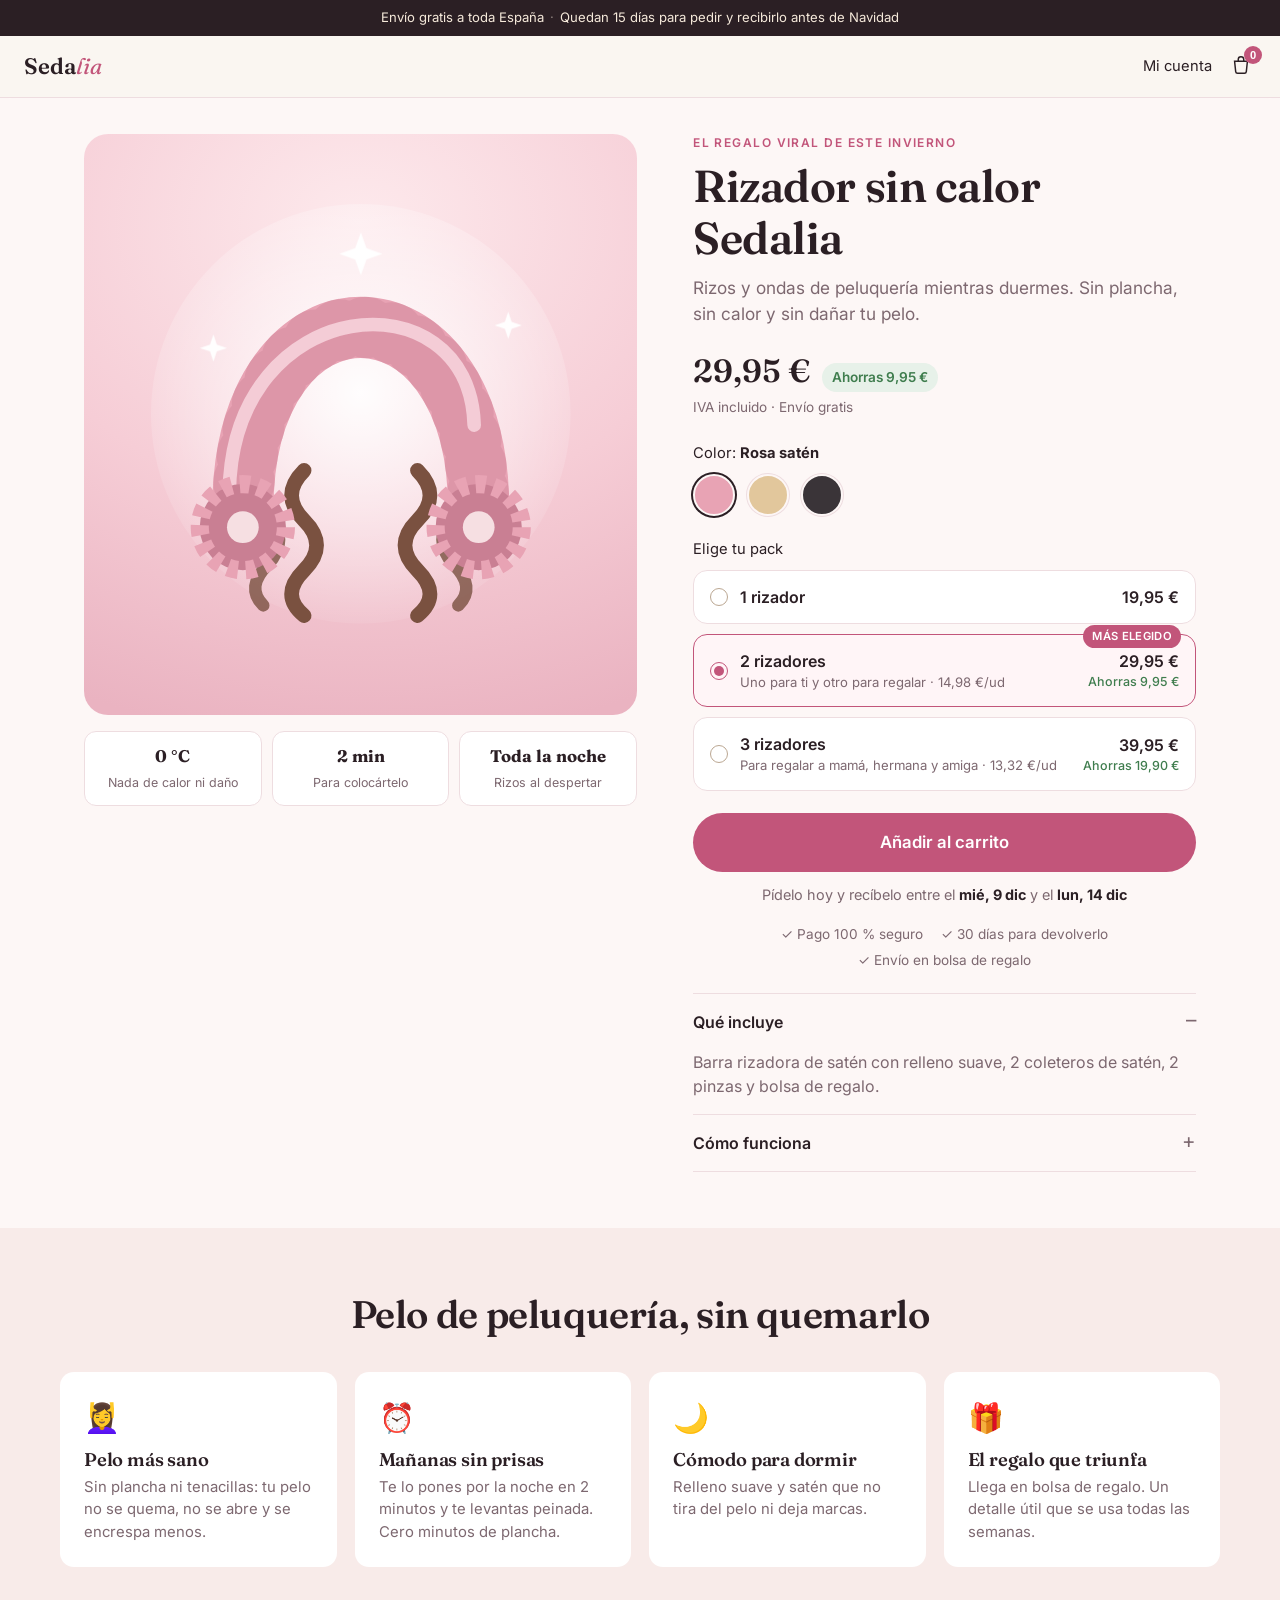
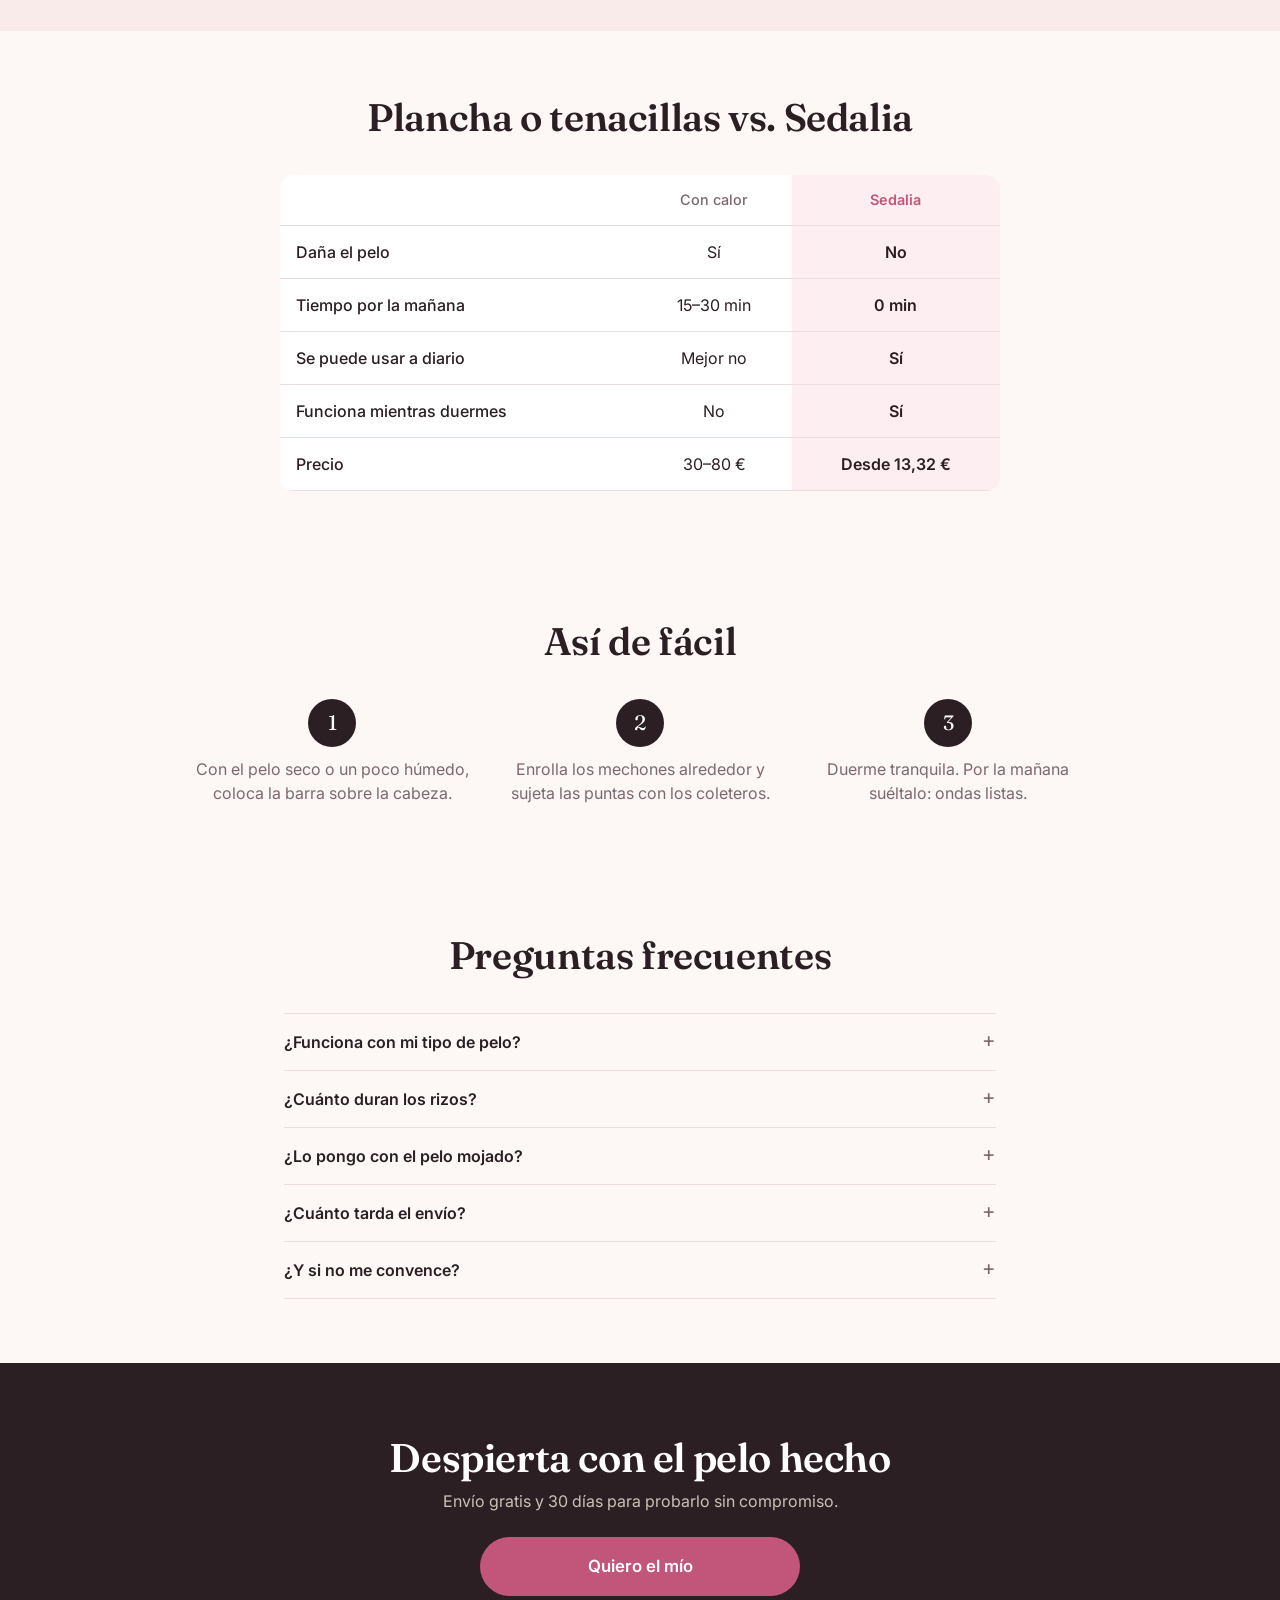
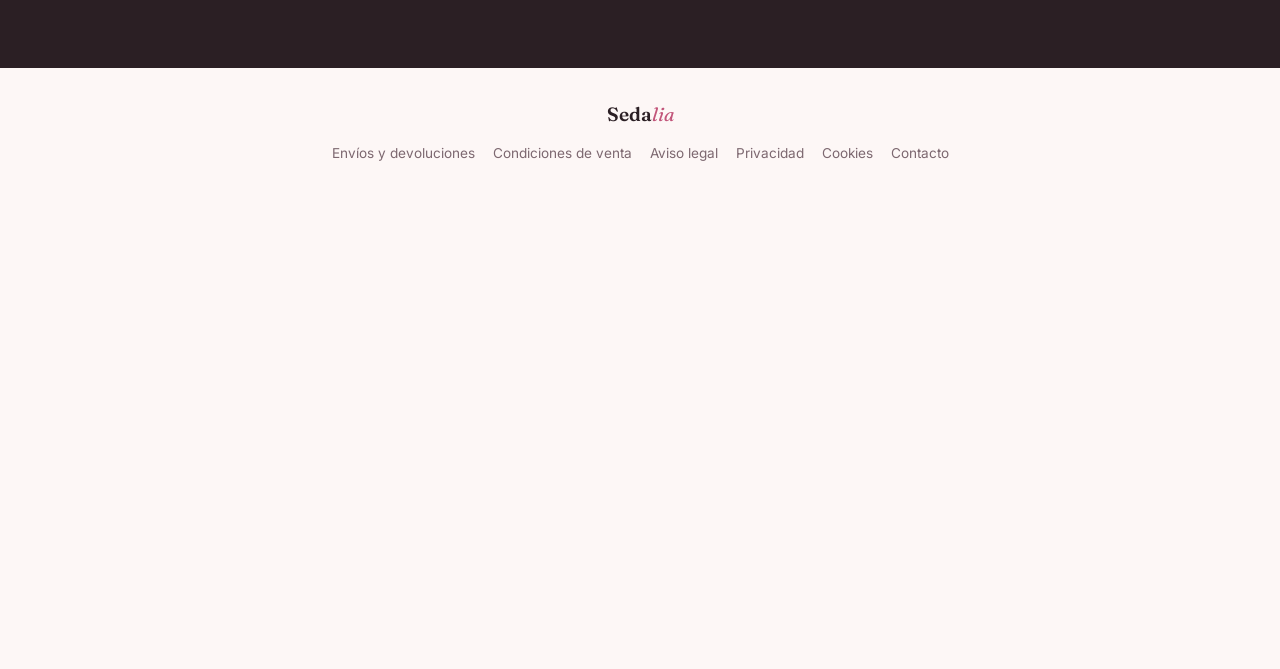
<file: index.html>
<!doctype html>
<html lang="es">
<head>
  <meta charset="utf-8">
  <meta http-equiv="refresh" content="0; url=tienda/">
  <title>Ámbar Casa</title>
</head>
<body><a href="tienda/">Ir a la tienda</a></body>
</html>
</file>
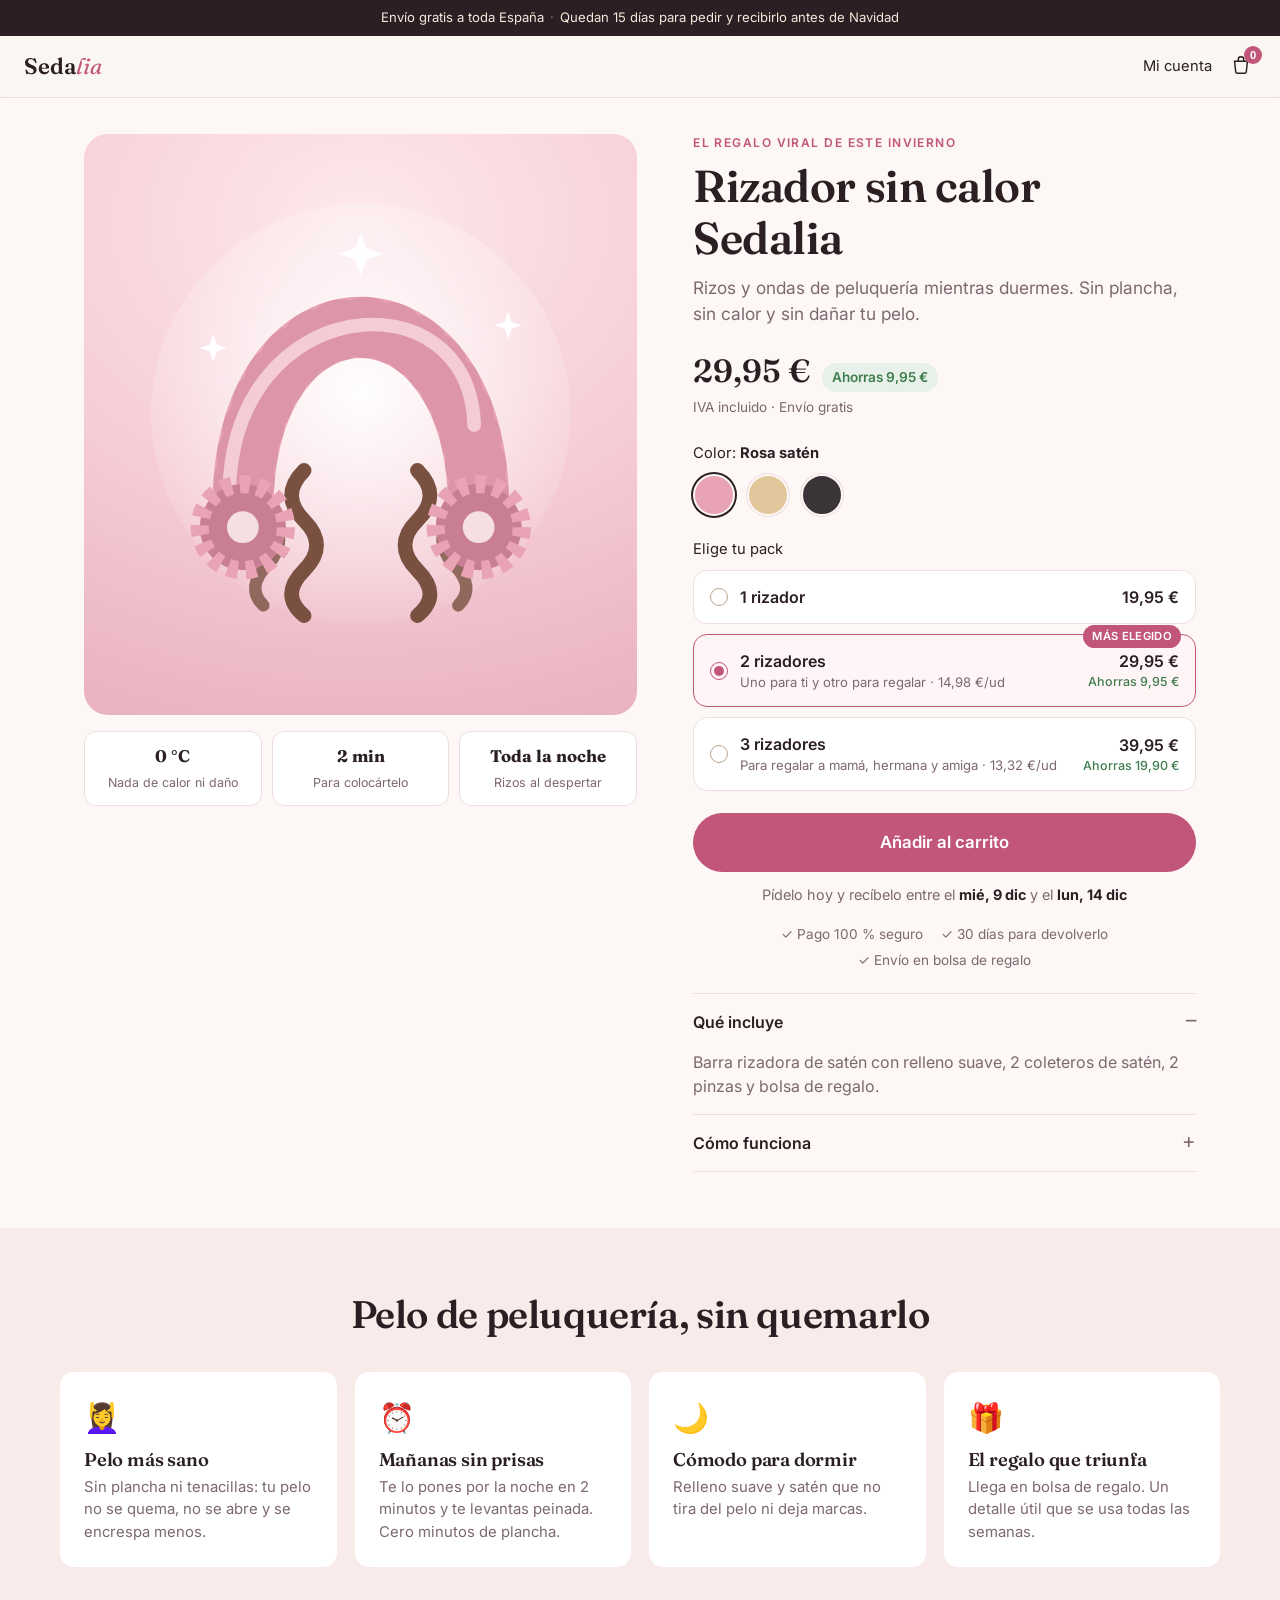
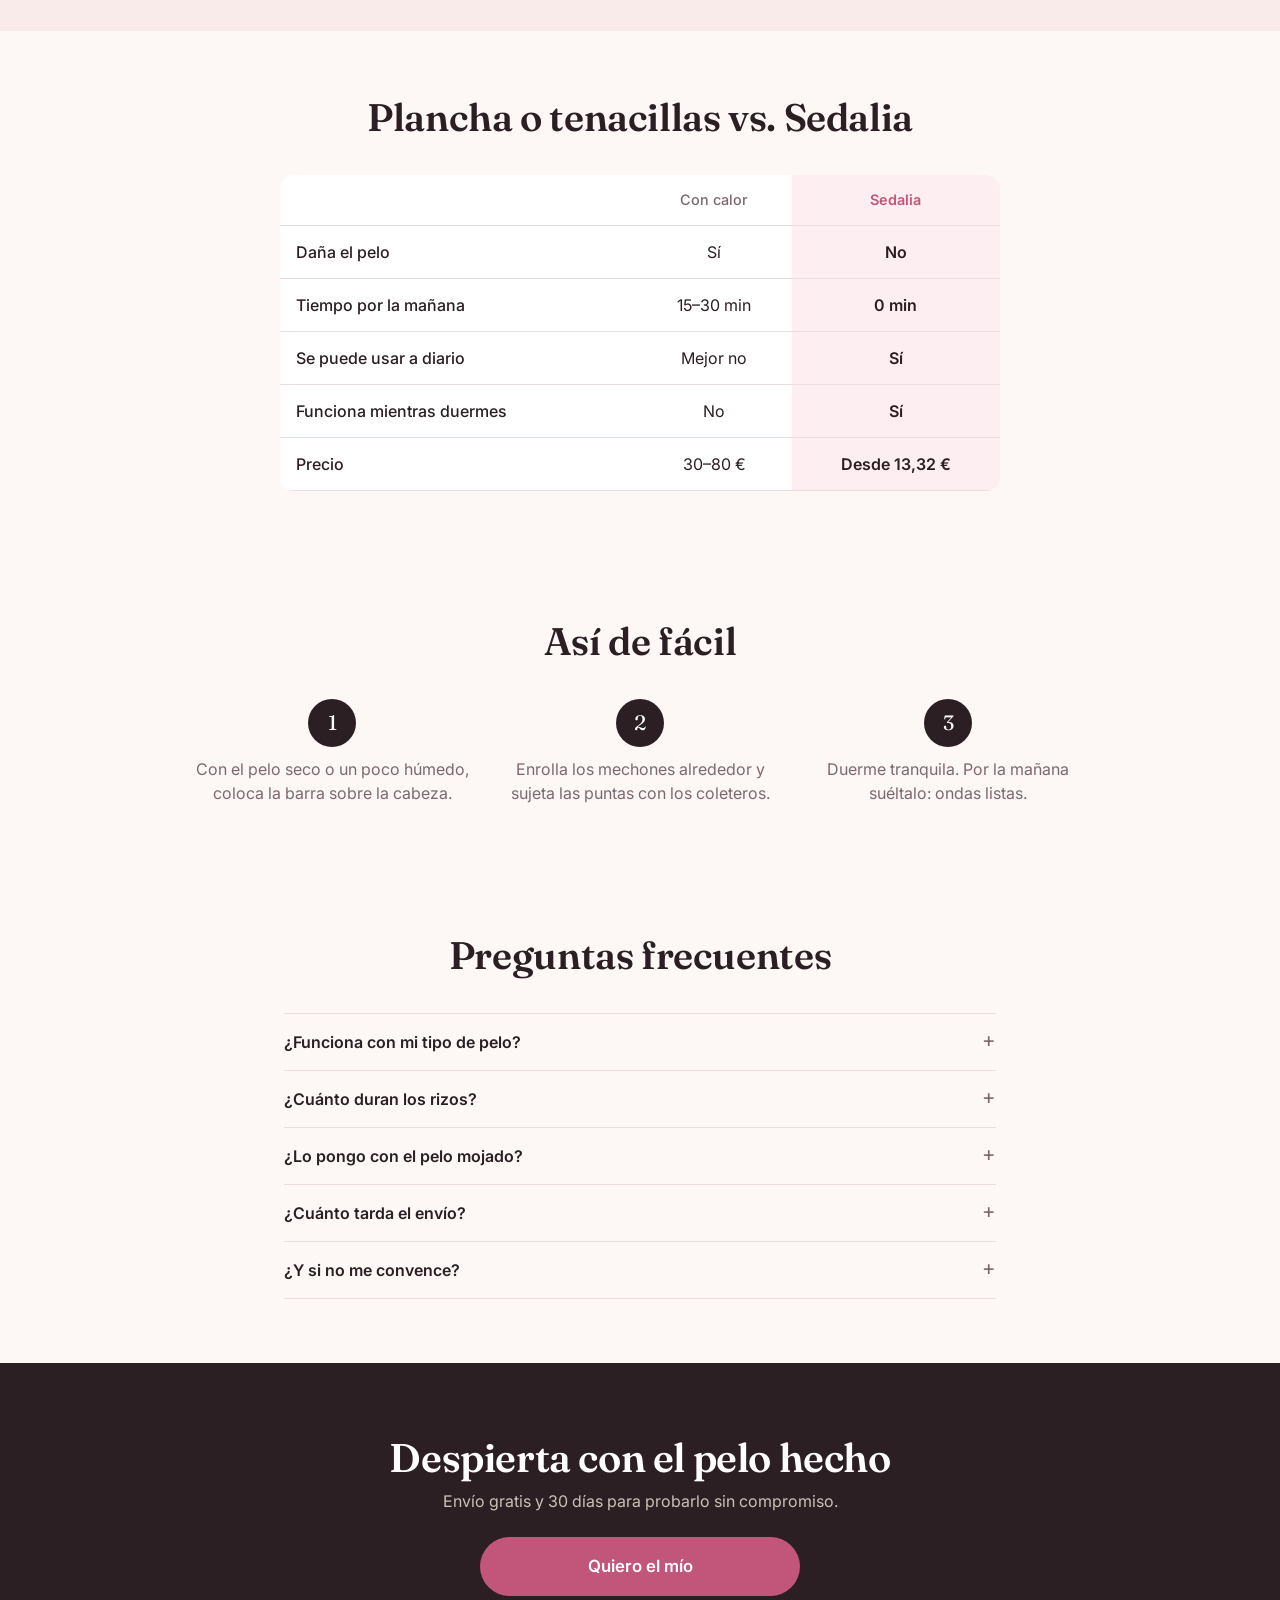
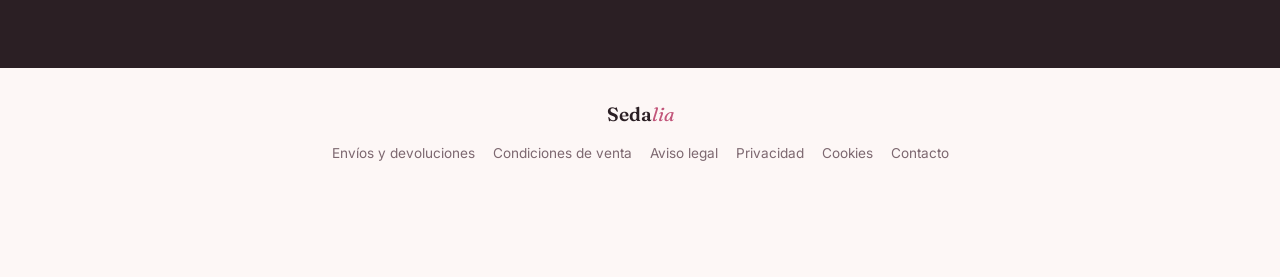
<file: tienda/index.html>
<!doctype html>
<html lang="es">
<head>
  <meta charset="utf-8">
  <meta name="viewport" content="width=device-width, initial-scale=1">
  <title>Sedalia · Rizador sin calor</title>
  <meta name="description" content="Rizador sin calor de satén: rizos y ondas mientras duermes, sin plancha y sin dañar tu pelo. Envío gratis.">
  <link rel="preconnect" href="https://fonts.googleapis.com">
  <link rel="preconnect" href="https://fonts.gstatic.com" crossorigin>
  <link href="https://fonts.googleapis.com/css2?family=Fraunces:opsz,wght@9..144,400;9..144,600&family=Inter:wght@400;500;600&display=swap" rel="stylesheet">
  <link rel="stylesheet" href="styles.css">
</head>
<body>
  <div class="anuncio">
    <span>Envío gratis a toda España</span>
    <span class="sep">·</span>
    <span id="anuncio-navidad">Pide antes del 18 de diciembre y llega para Navidad</span>
  </div>

  <header class="cab">
    <a href="#" class="marca" data-view="inicio">Seda<em>lia</em></a>
    <nav class="cab-acciones">
      <span id="saludo" class="saludo"></span>
      <button id="btn-cuenta" class="enlace">Mi cuenta</button>
      <button id="btn-pedidos" class="enlace oculto">Mis pedidos</button>
      <button id="btn-salir" class="enlace oculto">Salir</button>
      <button id="btn-carrito" class="btn-carrito" aria-label="Abrir carrito">
        <svg viewBox="0 0 24 24" width="22" height="22" fill="none" stroke="currentColor" stroke-width="1.6"><path d="M5 8h14l-1.2 11.2a2 2 0 0 1-2 1.8H8.2a2 2 0 0 1-2-1.8L5 8Z"/><path d="M9 8V6a3 3 0 0 1 6 0v2"/></svg>
        <span id="contador" class="burbuja">0</span>
      </button>
    </nav>
  </header>

  <main>
    <!-- ===== Página de producto ===== -->
    <div id="vista-inicio" class="vista">
      <section class="hero">
        <div class="galeria">
          <div class="foto" id="foto">
            <svg id="ilustracion" viewBox="0 0 400 420" role="img" aria-label="Rizador sin calor de satén con dos coleteros">
              <defs>
                <radialGradient id="halo" cx="50%" cy="45%" r="60%">
                  <stop offset="0" stop-color="#fff" stop-opacity=".95"/>
                  <stop offset="1" stop-color="#fff" stop-opacity="0"/>
                </radialGradient>
              </defs>
              <circle cx="200" cy="200" r="185" fill="url(#halo)"/>
              <!-- mechones con ondas -->
              <g fill="none" stroke-linecap="round" class="pelo">
                <path d="M150 250 q-22 22 0 44 q22 22 0 44 q-22 22 0 40" stroke-width="13"/>
                <path d="M118 245 q-20 22 0 44 q20 22 0 44 q-20 20 -4 36" stroke-width="11" opacity=".8"/>
                <path d="M250 250 q22 22 0 44 q-22 22 0 44 q22 22 0 40" stroke-width="13"/>
                <path d="M282 245 q20 22 0 44 q-20 22 0 44 q20 20 4 36" stroke-width="11" opacity=".8"/>
              </g>
              <!-- barra de satén -->
              <path d="M96 285 C 96 70, 304 70, 304 285" stroke-width="54" stroke-linecap="round" fill="none" class="tono-trazo"/>
              <path d="M96 285 C 96 70, 304 70, 304 285" stroke-width="54" stroke-linecap="round" fill="none" class="sombra-trazo" opacity=".35" stroke-dasharray="2 22"/>
              <path d="M84 270 C 86 92, 296 76, 300 210" stroke-width="12" stroke-linecap="round" fill="none" class="brillo-trazo" opacity=".85"/>
              <!-- coleteros -->
              <g transform="translate(96 300)">
                <circle r="38" class="sombra-relleno"/>
                <circle r="38" fill="none" stroke-width="16" stroke-dasharray="9 7" class="tono-trazo"/>
                <circle r="14" class="fondo-relleno"/>
              </g>
              <g transform="translate(304 300)">
                <circle r="38" class="sombra-relleno"/>
                <circle r="38" fill="none" stroke-width="16" stroke-dasharray="9 7" class="tono-trazo"/>
                <circle r="14" class="fondo-relleno"/>
              </g>
              <!-- destellos -->
              <g class="anim destellos" fill="#ffffff">
                <path d="M200 40 l5 14 l14 5 l-14 5 l-5 14 l-5 -14 l-14 -5 l14 -5 Z"/>
                <path d="M330 110 l3 9 l9 3 l-9 3 l-3 9 l-3 -9 l-9 -3 l9 -3 Z"/>
                <path d="M70 130 l3 9 l9 3 l-9 3 l-3 9 l-3 -9 l-9 -3 l9 -3 Z"/>
              </g>
            </svg>
          </div>
          <ul class="sellos">
            <li><strong>0 °C</strong><span>Nada de calor ni daño</span></li>
            <li><strong>2 min</strong><span>Para colocártelo</span></li>
            <li><strong>Toda la noche</strong><span>Rizos al despertar</span></li>
          </ul>
        </div>

        <div class="compra">
          <p class="eyebrow">El regalo viral de este invierno</p>
          <h1 id="nombre-producto">Rizador sin calor Sedalia</h1>
          <p class="sub" id="subtitulo"></p>

          <div class="precio-fila">
            <span class="precio" id="precio"></span>
            <span class="ahorro oculto" id="ahorro"></span>
          </div>
          <p class="iva">IVA incluido · Envío gratis</p>

          <fieldset class="opcion">
            <legend>Color: <strong id="color-nombre"></strong></legend>
            <div class="colores" id="colores"></div>
          </fieldset>

          <fieldset class="opcion">
            <legend>Elige tu pack</legend>
            <div class="packs" id="packs"></div>
          </fieldset>

          <button id="btn-anadir" class="btn btn-grande">Añadir al carrito</button>
          <p class="entrega" id="entrega"></p>
          <p class="pago-seguro oculto" id="pago-seguro">Pago seguro con tarjeta, Apple Pay o Google Pay a través de Stripe</p>

          <ul class="garantias">
            <li>✓ Pago 100 % seguro</li>
            <li>✓ 30 días para devolverlo</li>
            <li>✓ Envío en bolsa de regalo</li>
          </ul>

          <details class="acordeon" open>
            <summary>Qué incluye</summary>
            <p id="incluye"></p>
          </details>
          <details class="acordeon">
            <summary>Cómo funciona</summary>
            <p>Enrollas mechones de pelo alrededor de la barra de satén y los sujetas con los coleteros. Mientras duermes, el pelo toma la forma de la barra. Por la mañana lo sueltas y tienes ondas definidas, sin haber usado nada de calor.</p>
          </details>
        </div>
      </section>

      <section class="bloque beneficios">
        <h2>Pelo de peluquería, sin quemarlo</h2>
        <div class="tarjetas">
          <article><span class="icono">💆‍♀️</span><h3>Pelo más sano</h3><p>Sin plancha ni tenacillas: tu pelo no se quema, no se abre y se encrespa menos.</p></article>
          <article><span class="icono">⏰</span><h3>Mañanas sin prisas</h3><p>Te lo pones por la noche en 2 minutos y te levantas peinada. Cero minutos de plancha.</p></article>
          <article><span class="icono">🌙</span><h3>Cómodo para dormir</h3><p>Relleno suave y satén que no tira del pelo ni deja marcas.</p></article>
          <article><span class="icono">🎁</span><h3>El regalo que triunfa</h3><p>Llega en bolsa de regalo. Un detalle útil que se usa todas las semanas.</p></article>
        </div>
      </section>

      <section class="bloque comparativa">
        <h2>Plancha o tenacillas vs. Sedalia</h2>
        <table>
          <thead><tr><th></th><th>Con calor</th><th class="destacado">Sedalia</th></tr></thead>
          <tbody>
            <tr><td>Daña el pelo</td><td>Sí</td><td class="destacado">No</td></tr>
            <tr><td>Tiempo por la mañana</td><td>15–30 min</td><td class="destacado">0 min</td></tr>
            <tr><td>Se puede usar a diario</td><td>Mejor no</td><td class="destacado">Sí</td></tr>
            <tr><td>Funciona mientras duermes</td><td>No</td><td class="destacado">Sí</td></tr>
            <tr><td>Precio</td><td>30–80 €</td><td class="destacado" id="precio-comparativa"></td></tr>
          </tbody>
        </table>
      </section>

      <section class="bloque pasos">
        <h2>Así de fácil</h2>
        <ol>
          <li><span>1</span><p>Con el pelo seco o un poco húmedo, coloca la barra sobre la cabeza.</p></li>
          <li><span>2</span><p>Enrolla los mechones alrededor y sujeta las puntas con los coleteros.</p></li>
          <li><span>3</span><p>Duerme tranquila. Por la mañana suéltalo: ondas listas.</p></li>
        </ol>
      </section>

      <section class="bloque faq">
        <h2>Preguntas frecuentes</h2>
        <details class="acordeon"><summary>¿Funciona con mi tipo de pelo?</summary><p>Funciona mejor con melena media o larga, a partir de los hombros. Sirve para pelo liso, ondulado y grueso.</p></details>
        <details class="acordeon"><summary>¿Cuánto duran los rizos?</summary><p>Normalmente todo el día. Con un poco de espuma o laca al soltarlo duran más.</p></details>
        <details class="acordeon"><summary>¿Lo pongo con el pelo mojado?</summary><p>Mejor seco o ligeramente húmedo. Si está empapado no se secará en toda la noche.</p></details>
        <details class="acordeon"><summary>¿Cuánto tarda el envío?</summary><p>Entre 3 y 6 días laborables a la península. Recibirás el número de seguimiento por correo.</p></details>
        <details class="acordeon"><summary>¿Y si no me convence?</summary><p>Tienes 30 días para devolverlo y te reembolsamos el importe completo.</p></details>
      </section>

      <section class="cta-final">
        <h2>Despierta con el pelo hecho</h2>
        <p>Envío gratis y 30 días para probarlo sin compromiso.</p>
        <button class="btn btn-grande" data-subir>Quiero el mío</button>
      </section>
    </div>

    <!-- ===== Cuenta ===== -->
    <section id="vista-cuenta" class="vista oculto">
      <div class="tarjeta-form">
        <div class="tabs">
          <button class="tab activa" data-tab="login">Iniciar sesión</button>
          <button class="tab" data-tab="registro">Crear cuenta</button>
        </div>
        <form id="form-login" class="form" novalidate>
          <label>Correo electrónico <input name="email" type="email" required autocomplete="email"></label>
          <label>Contraseña <input name="password" type="password" required autocomplete="current-password"></label>
          <p class="error" data-error></p>
          <button class="btn" type="submit">Entrar</button>
        </form>
        <form id="form-registro" class="form oculto" novalidate>
          <label>Nombre completo <input name="nombre" required autocomplete="name"></label>
          <label>Correo electrónico <input name="email" type="email" required autocomplete="email"></label>
          <label>Contraseña <small>mín. 8 caracteres, una letra y un número</small>
            <input name="password" type="password" required autocomplete="new-password"></label>
          <label>Repetir contraseña <input name="password2" type="password" required autocomplete="new-password"></label>
          <label>Dirección de envío <input name="direccion" required autocomplete="street-address"></label>
          <label class="check"><input name="terminos" type="checkbox"> Acepto los términos y la política de privacidad</label>
          <p class="error" data-error></p>
          <button class="btn" type="submit">Crear cuenta</button>
        </form>
      </div>
    </section>

    <!-- ===== Checkout ===== -->
    <section id="vista-checkout" class="vista oculto">
      <div class="tarjeta-form">
        <h2>Finalizar compra</h2>
        <div id="resumen-checkout"></div>
        <form id="form-checkout" class="form" novalidate>
          <label>Dirección de envío <input name="direccion" required></label>
          <label>Método de pago
            <select name="pago">
              <option value="Tarjeta">Tarjeta</option>
              <option value="Bizum">Bizum</option>
              <option value="PayPal">PayPal</option>
            </select>
          </label>
          <p class="error" data-error></p>
          <button class="btn" type="submit">Confirmar pedido</button>
          <p class="nota">Demo: no se realiza ningún cobro real.</p>
        </form>
      </div>
    </section>

    <!-- ===== Pedidos ===== -->
    <section id="vista-pedidos" class="vista oculto">
      <div class="contenedor-estrecho">
        <h2>Mis pedidos</h2>
        <div id="lista-pedidos"></div>
      </div>
    </section>
  </main>

  <footer class="pie">
    <p class="marca">Seda<em>lia</em></p>
    <p class="pie-enlaces">
      <a href="legal.html#envios">Envíos y devoluciones</a>
      <a href="legal.html#condiciones">Condiciones de venta</a>
      <a href="legal.html#aviso-legal">Aviso legal</a>
      <a href="legal.html#privacidad">Privacidad</a>
      <a href="legal.html#cookies">Cookies</a>
      <a id="enlace-contacto" href="#">Contacto</a>
    </p>
  </footer>

  <!-- Aviso de cookies (solo aparece si hay píxel de Meta configurado) -->
  <div id="cookies" class="cookies oculto" role="dialog" aria-label="Aviso de cookies">
    <p>Usamos cookies de medición publicitaria (Meta) para mejorar nuestros anuncios. <a href="legal.html#cookies">Más información</a></p>
    <div class="cookies-botones">
      <button class="btn btn-sec-claro" id="cookies-no">Rechazar</button>
      <button class="btn" id="cookies-si">Aceptar</button>
    </div>
  </div>

  <!-- Barra fija en móvil -->
  <div class="barra-movil" id="barra-movil">
    <span id="barra-precio"></span>
    <button class="btn" data-subir>Comprar ahora</button>
  </div>

  <!-- Carrito -->
  <aside id="carrito" class="carrito" aria-hidden="true">
    <div class="carrito-cab">
      <h2>Tu carrito</h2>
      <button id="cerrar-carrito" class="btn-icono" aria-label="Cerrar">×</button>
    </div>
    <div class="envio-gratis">🚚 Tienes <strong>envío gratis</strong></div>
    <ul id="items-carrito" class="items"></ul>
    <div class="carrito-pie">
      <p class="total"><span>Total</span><strong id="total">0,00 €</strong></p>
      <button id="btn-checkout" class="btn">Tramitar pedido</button>
      <p class="nota">Pago seguro · 30 días de devolución</p>
    </div>
  </aside>
  <div id="velo" class="velo oculto"></div>
  <div id="aviso" class="aviso" role="status"></div>

  <script src="productos.js"></script>
  <script src="medicion.js"></script>
  <script src="app.js"></script>
</body>
</html>
</file>
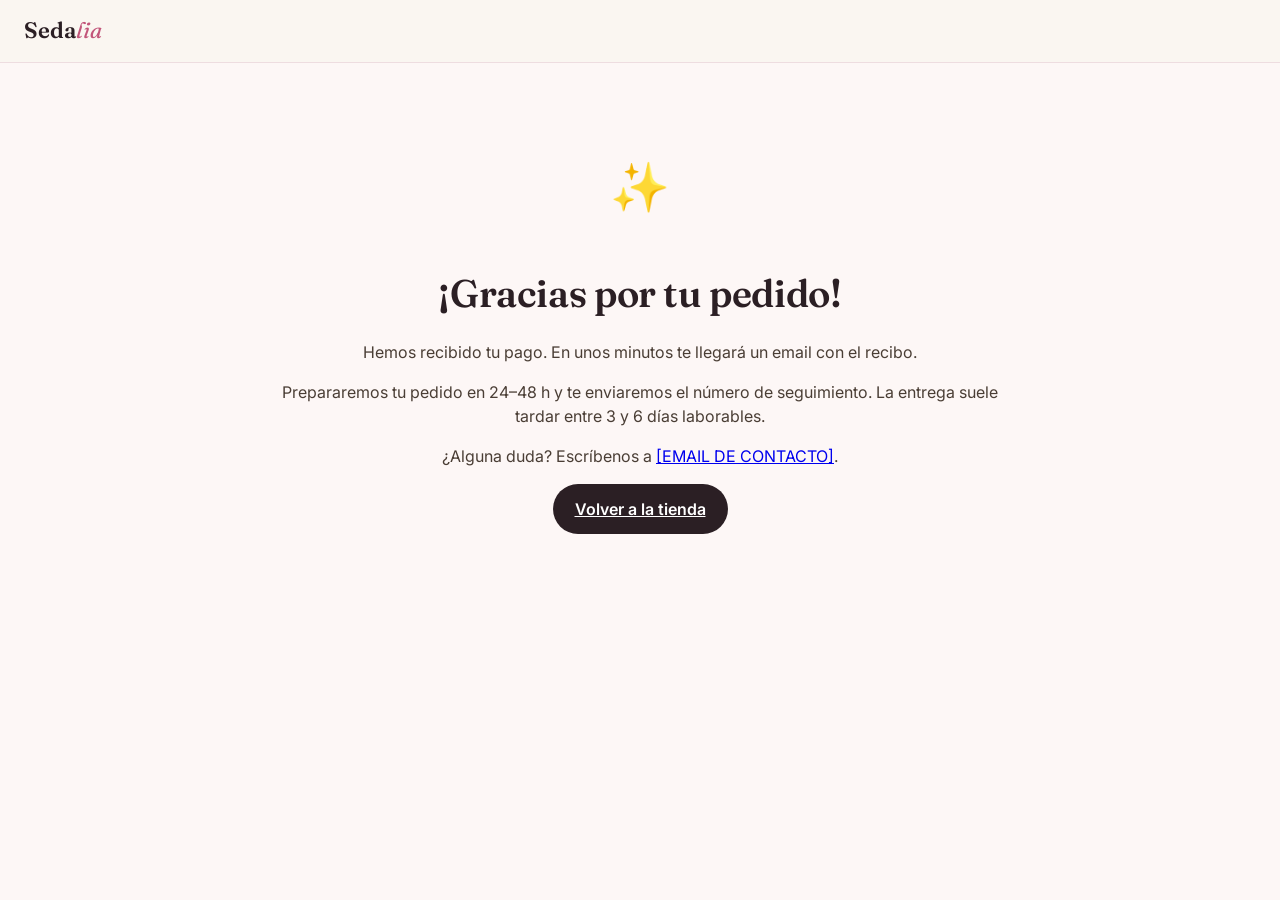
<file: tienda/gracias.html>
<!doctype html>
<html lang="es">
<head>
  <meta charset="utf-8">
  <meta name="viewport" content="width=device-width, initial-scale=1">
  <title>¡Gracias por tu pedido! · Sedalia</title>
  <meta name="robots" content="noindex">
  <link rel="preconnect" href="https://fonts.googleapis.com">
  <link rel="preconnect" href="https://fonts.gstatic.com" crossorigin>
  <link href="https://fonts.googleapis.com/css2?family=Fraunces:opsz,wght@9..144,400;9..144,600&family=Inter:wght@400;500;600&display=swap" rel="stylesheet">
  <link rel="stylesheet" href="styles.css">
</head>
<body>
  <header class="cab"><a href="./" class="marca">Seda<em>lia</em></a></header>
  <main class="pagina-texto gracias">
    <p class="icono-ok">✨</p>
    <h1>¡Gracias por tu pedido!</h1>
    <p>Hemos recibido tu pago. En unos minutos te llegará un email con el recibo.</p>
    <p>Prepararemos tu pedido en 24–48 h y te enviaremos el número de seguimiento. La entrega suele tardar entre 3 y 6 días laborables.</p>
    <p>¿Alguna duda? Escríbenos a <a id="email"></a>.</p>
    <p><a class="btn" href="./">Volver a la tienda</a></p>
  </main>
  <div id="cookies" class="cookies oculto" role="dialog" aria-label="Aviso de cookies">
    <p>Usamos cookies de medición publicitaria (Meta) para mejorar nuestros anuncios. <a href="legal.html#cookies">Más información</a></p>
    <div class="cookies-botones">
      <button class="btn btn-sec-claro" id="cookies-no">Rechazar</button>
      <button class="btn" id="cookies-si">Aceptar</button>
    </div>
  </div>
  <script src="productos.js"></script>
  <script src="medicion.js"></script>
  <script>
    // Configura en cada Payment Link de Stripe la redirección tras el pago a:
    //   https://TU-WEB/tienda/gracias.html?pack=1   (y ?pack=2, ?pack=3 en los otros enlaces)
    const unidades = Number(new URLSearchParams(location.search).get("pack")) || 1;
    const pack = PRODUCTO.packs.find((p) => p.unidades === unidades) || PRODUCTO.packs[0];
    const valor = pack.precio ?? Math.round(PRODUCTO.precio * pack.unidades * 100) / 100;
    const email = document.getElementById("email");
    email.textContent = TIENDA.empresa.email;
    email.href = "mailto:" + TIENDA.empresa.email;
    // Evita contar dos veces la misma compra si recargan la página
    let yaMedido = false;
    try { yaMedido = sessionStorage.getItem("ambar_compra_medida") === location.search; } catch {}
    if (!yaMedido) {
      medir("Purchase", { value: valor, currency: "EUR", content_ids: [PRODUCTO.id], content_type: "product", num_items: pack.unidades });
      try { sessionStorage.setItem("ambar_compra_medida", location.search); } catch {}
    }
    iniciarCookies();
  </script>
</body>
</html>
</file>
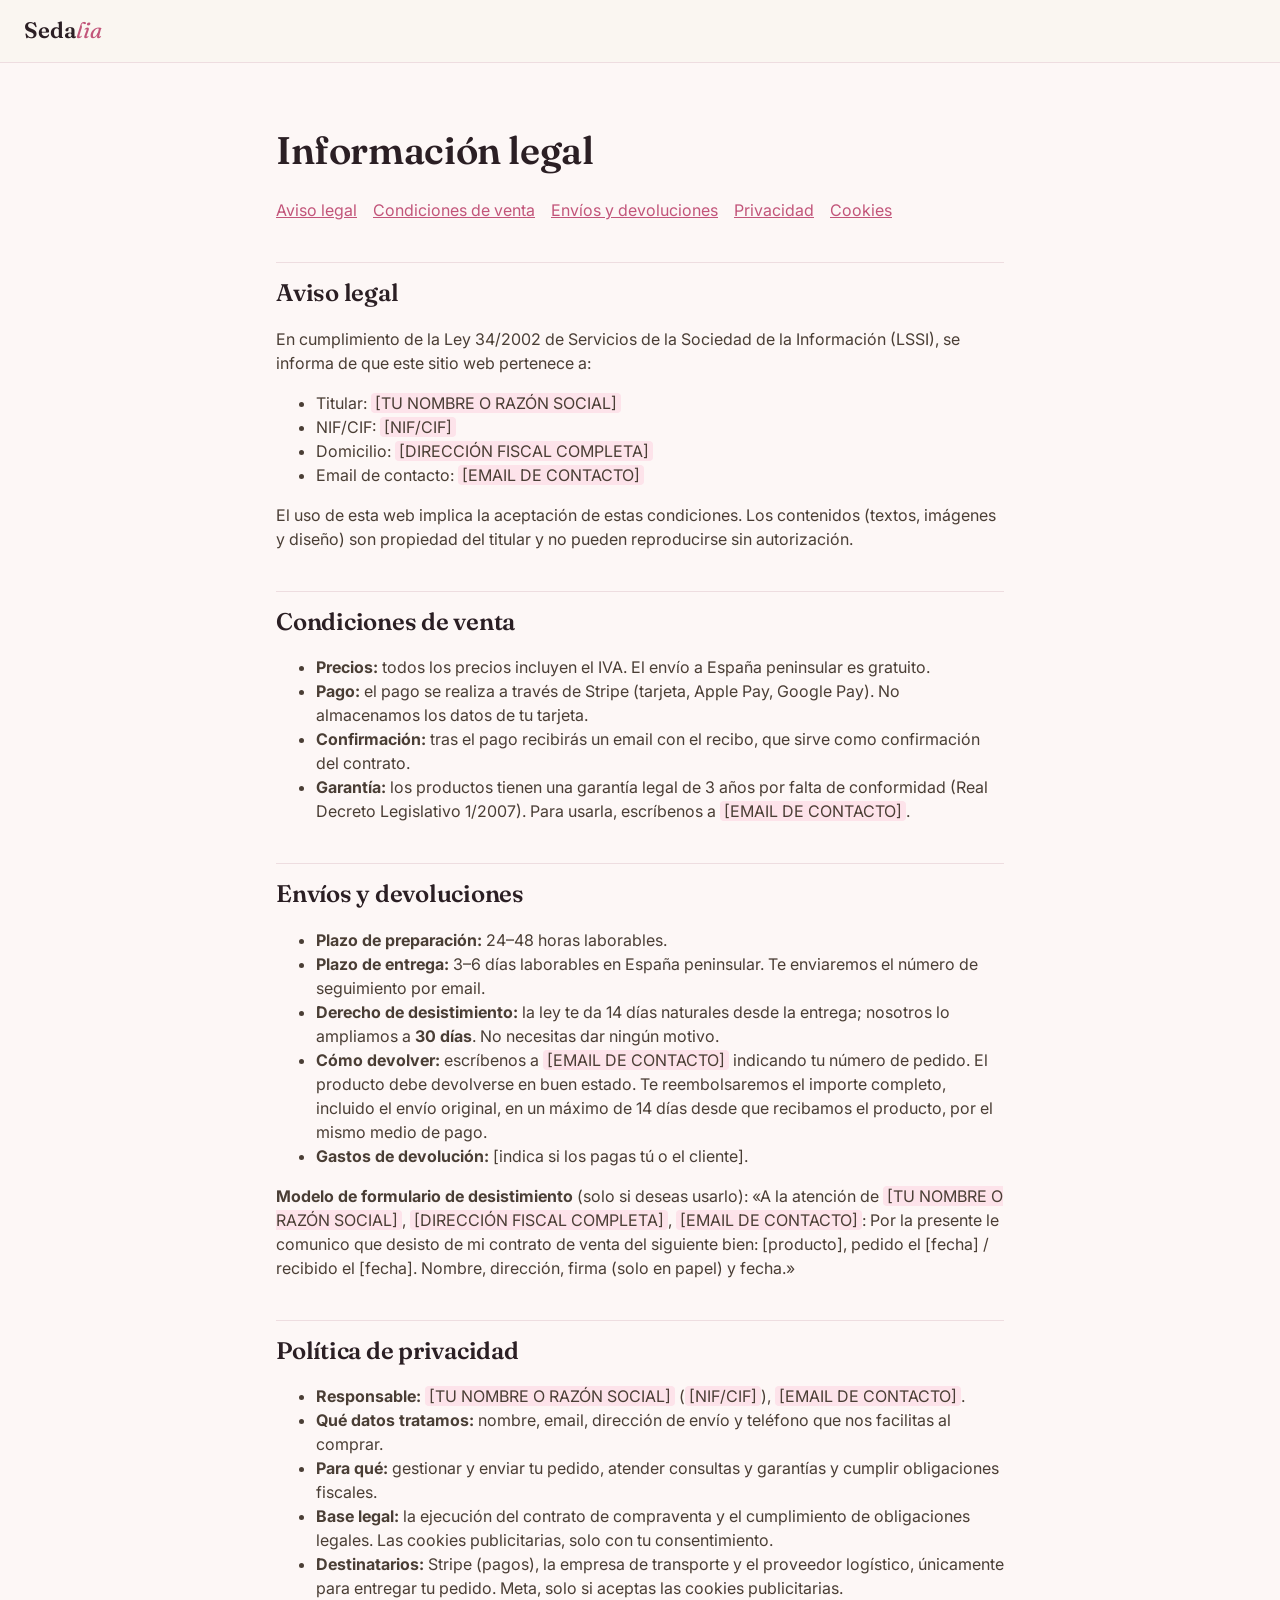
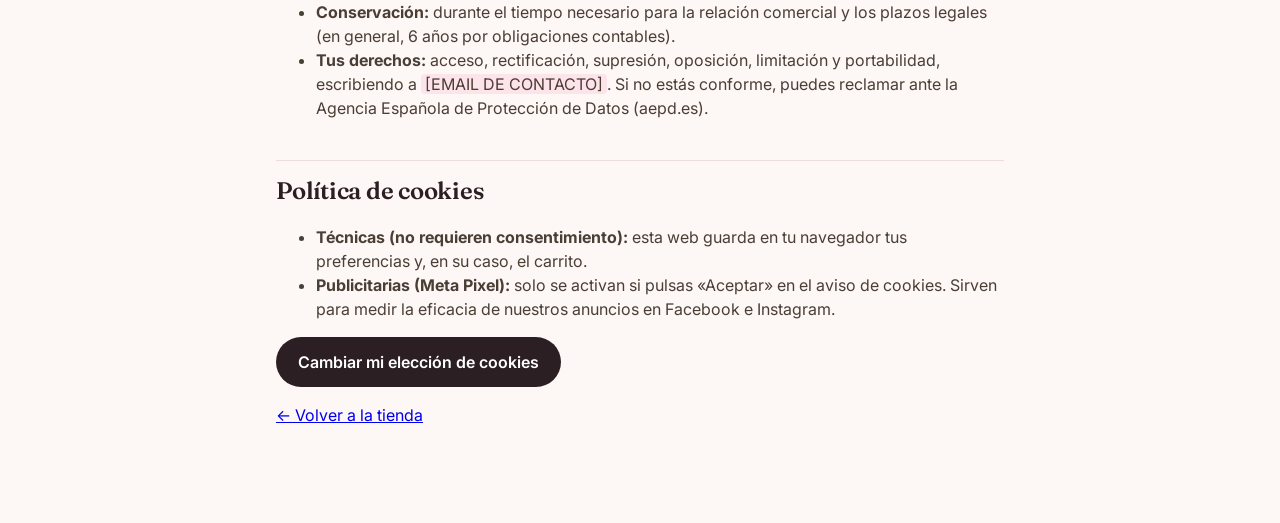
<file: tienda/legal.html>
<!doctype html>
<html lang="es">
<head>
  <meta charset="utf-8">
  <meta name="viewport" content="width=device-width, initial-scale=1">
  <title>Información legal · Sedalia</title>
  <link rel="preconnect" href="https://fonts.googleapis.com">
  <link rel="preconnect" href="https://fonts.gstatic.com" crossorigin>
  <link href="https://fonts.googleapis.com/css2?family=Fraunces:opsz,wght@9..144,400;9..144,600&family=Inter:wght@400;500;600&display=swap" rel="stylesheet">
  <link rel="stylesheet" href="styles.css">
</head>
<body>
  <!--
    PLANTILLA: los datos entre corchetes se rellenan solos desde productos.js (TIENDA.empresa).
    Revisa estos textos con un gestor o abogado antes de vender: dependen de tu situación.
  -->
  <header class="cab"><a href="./" class="marca">Seda<em>lia</em></a></header>

  <main class="pagina-texto">
    <h1>Información legal</h1>
    <p class="indice">
      <a href="#aviso-legal">Aviso legal</a>
      <a href="#condiciones">Condiciones de venta</a>
      <a href="#envios">Envíos y devoluciones</a>
      <a href="#privacidad">Privacidad</a>
      <a href="#cookies">Cookies</a>
    </p>

    <h2 id="aviso-legal">Aviso legal</h2>
    <p>En cumplimiento de la Ley 34/2002 de Servicios de la Sociedad de la Información (LSSI), se informa de que este sitio web pertenece a:</p>
    <ul>
      <li>Titular: <span class="dato" data-campo="titular"></span></li>
      <li>NIF/CIF: <span class="dato" data-campo="nif"></span></li>
      <li>Domicilio: <span class="dato" data-campo="direccion"></span></li>
      <li>Email de contacto: <span class="dato" data-campo="email"></span></li>
    </ul>
    <p>El uso de esta web implica la aceptación de estas condiciones. Los contenidos (textos, imágenes y diseño) son propiedad del titular y no pueden reproducirse sin autorización.</p>

    <h2 id="condiciones">Condiciones de venta</h2>
    <ul>
      <li><strong>Precios:</strong> todos los precios incluyen el IVA. El envío a España peninsular es gratuito.</li>
      <li><strong>Pago:</strong> el pago se realiza a través de Stripe (tarjeta, Apple Pay, Google Pay). No almacenamos los datos de tu tarjeta.</li>
      <li><strong>Confirmación:</strong> tras el pago recibirás un email con el recibo, que sirve como confirmación del contrato.</li>
      <li><strong>Garantía:</strong> los productos tienen una garantía legal de 3 años por falta de conformidad (Real Decreto Legislativo 1/2007). Para usarla, escríbenos a <span class="dato" data-campo="email"></span>.</li>
    </ul>

    <h2 id="envios">Envíos y devoluciones</h2>
    <ul>
      <li><strong>Plazo de preparación:</strong> 24–48 horas laborables.</li>
      <li><strong>Plazo de entrega:</strong> 3–6 días laborables en España peninsular. Te enviaremos el número de seguimiento por email.</li>
      <li><strong>Derecho de desistimiento:</strong> la ley te da 14 días naturales desde la entrega; nosotros lo ampliamos a <strong>30 días</strong>. No necesitas dar ningún motivo.</li>
      <li><strong>Cómo devolver:</strong> escríbenos a <span class="dato" data-campo="email"></span> indicando tu número de pedido. El producto debe devolverse en buen estado. Te reembolsaremos el importe completo, incluido el envío original, en un máximo de 14 días desde que recibamos el producto, por el mismo medio de pago.</li>
      <li><strong>Gastos de devolución:</strong> [indica si los pagas tú o el cliente].</li>
    </ul>
    <p><strong>Modelo de formulario de desistimiento</strong> (solo si deseas usarlo): «A la atención de <span class="dato" data-campo="titular"></span>, <span class="dato" data-campo="direccion"></span>, <span class="dato" data-campo="email"></span>: Por la presente le comunico que desisto de mi contrato de venta del siguiente bien: [producto], pedido el [fecha] / recibido el [fecha]. Nombre, dirección, firma (solo en papel) y fecha.»</p>

    <h2 id="privacidad">Política de privacidad</h2>
    <ul>
      <li><strong>Responsable:</strong> <span class="dato" data-campo="titular"></span> (<span class="dato" data-campo="nif"></span>), <span class="dato" data-campo="email"></span>.</li>
      <li><strong>Qué datos tratamos:</strong> nombre, email, dirección de envío y teléfono que nos facilitas al comprar.</li>
      <li><strong>Para qué:</strong> gestionar y enviar tu pedido, atender consultas y garantías y cumplir obligaciones fiscales.</li>
      <li><strong>Base legal:</strong> la ejecución del contrato de compraventa y el cumplimiento de obligaciones legales. Las cookies publicitarias, solo con tu consentimiento.</li>
      <li><strong>Destinatarios:</strong> Stripe (pagos), la empresa de transporte y el proveedor logístico, únicamente para entregar tu pedido. Meta, solo si aceptas las cookies publicitarias.</li>
      <li><strong>Conservación:</strong> durante el tiempo necesario para la relación comercial y los plazos legales (en general, 6 años por obligaciones contables).</li>
      <li><strong>Tus derechos:</strong> acceso, rectificación, supresión, oposición, limitación y portabilidad, escribiendo a <span class="dato" data-campo="email"></span>. Si no estás conforme, puedes reclamar ante la Agencia Española de Protección de Datos (aepd.es).</li>
    </ul>

    <h2 id="cookies">Política de cookies</h2>
    <ul>
      <li><strong>Técnicas (no requieren consentimiento):</strong> esta web guarda en tu navegador tus preferencias y, en su caso, el carrito.</li>
      <li><strong>Publicitarias (Meta Pixel):</strong> solo se activan si pulsas «Aceptar» en el aviso de cookies. Sirven para medir la eficacia de nuestros anuncios en Facebook e Instagram.</li>
    </ul>
    <p><button class="btn" id="cambiar-cookies">Cambiar mi elección de cookies</button></p>

    <p><a href="./">← Volver a la tienda</a></p>
  </main>

  <script src="productos.js"></script>
  <script>
    document.querySelectorAll("[data-campo]").forEach((el) => {
      el.textContent = TIENDA.empresa[el.dataset.campo] || "";
    });
    document.getElementById("cambiar-cookies").addEventListener("click", () => {
      try { localStorage.removeItem("ambar_cookies"); } catch {}
      alert("Listo. Se te volverá a preguntar al volver a la tienda.");
    });
  </script>
</body>
</html>
</file>
<file: tienda/styles.css>
:root {
  --crema: #fdf7f6;
  --arena: #f8ebe9;
  --superficie: #ffffff;
  --texto: #2b1f24;
  --suave: #7d6870;
  --borde: #eedde0;
  --ambar: #c2557a;      /* color principal (botones, acentos) */
  --ambar-osc: #a3405f;
  --verde: #3f7d4e;
  --error: #b3261e;
  --radio: 14px;
  --serif: "Fraunces", Georgia, serif;
  --sans: "Inter", system-ui, -apple-system, "Segoe UI", sans-serif;
}

* { box-sizing: border-box; }
html { scroll-behavior: smooth; }
body {
  margin: 0;
  font-family: var(--sans);
  background: var(--crema);
  color: var(--texto);
  line-height: 1.5;
  -webkit-font-smoothing: antialiased;
}
h1, h2, h3 { font-family: var(--serif); font-weight: 600; line-height: 1.15; letter-spacing: -0.01em; }
.oculto { display: none !important; }

/* Barra de anuncio y cabecera */
.anuncio {
  display: flex; justify-content: center; flex-wrap: wrap; gap: 6px;
  padding: 8px 16px; background: var(--texto); color: #f6eadb;
  font-size: .82rem; text-align: center;
}
.anuncio .sep { opacity: .5; }
.cab {
  position: sticky; top: 0; z-index: 10;
  display: flex; justify-content: space-between; align-items: center; gap: 12px;
  padding: 14px 24px;
  background: rgba(250, 246, 240, .92); backdrop-filter: blur(8px);
  border-bottom: 1px solid var(--borde);
}
.marca { font-family: var(--serif); font-size: 1.4rem; font-weight: 600; color: var(--texto); text-decoration: none; margin: 0; }
.marca em { color: var(--ambar); font-style: italic; font-weight: 400; }
.cab-acciones { display: flex; align-items: center; gap: 14px; }
.saludo { color: var(--suave); font-size: .9rem; }
.enlace { background: none; border: none; font: inherit; font-size: .92rem; color: var(--texto); cursor: pointer; padding: 4px 0; }
.enlace:hover { color: var(--ambar); }
.btn-carrito { position: relative; background: none; border: none; color: var(--texto); cursor: pointer; padding: 4px; }
.burbuja {
  position: absolute; top: -4px; right: -6px; min-width: 18px; height: 18px; padding: 0 5px;
  border-radius: 9px; background: var(--ambar); color: #fff; font-size: .7rem; font-weight: 600;
  display: grid; place-items: center;
}

/* Botones */
.btn {
  display: inline-flex; justify-content: center; align-items: center; gap: 8px;
  padding: 13px 22px; border: none; border-radius: 999px;
  background: var(--texto); color: #fff; font: inherit; font-weight: 600; cursor: pointer;
  transition: background .2s, transform .1s;
}
.btn:hover { background: var(--ambar); }
.btn:active { transform: scale(.98); }
.btn:disabled { opacity: .45; cursor: not-allowed; }
.btn-grande { width: 100%; padding: 17px 24px; font-size: 1.05rem; background: var(--ambar); }
.btn-grande:hover { background: var(--ambar-osc); }
.btn-icono { background: none; border: none; font-size: 1.8rem; color: var(--texto); cursor: pointer; line-height: 1; }

main { min-height: 60vh; }

/* Hero / ficha de producto */
.hero {
  max-width: 1160px; margin: 0 auto; padding: 36px 24px 56px;
  display: grid; grid-template-columns: 1.1fr 1fr; gap: 56px; align-items: start;
}
.galeria { position: sticky; top: 90px; }
.foto {
  aspect-ratio: 1 / 1.05; border-radius: 24px; overflow: hidden;
  background: radial-gradient(120% 90% at 50% 15%, #fde9ec 0%, #f6cdd6 55%, #eab3c1 100%);
  display: grid; place-items: center;
}
.foto svg { width: 82%; height: auto; }
.tono-trazo { stroke: var(--tono, #e8a3b4); transition: stroke .35s; }
.brillo-trazo { stroke: var(--brillo, #f8d6df); transition: stroke .35s; }
.sombra-trazo { stroke: var(--sombra, #c97f93); transition: stroke .35s; }
.sombra-relleno { fill: var(--sombra, #c97f93); transition: fill .35s; }
.fondo-relleno { fill: #f6dfe2; }
.pelo { stroke: #7a5140; }
.destellos.anim { animation: latido 3s ease-in-out infinite; }
@keyframes latido { 50% { opacity: .78; } }
@media (prefers-reduced-motion: reduce) { .anim { animation: none !important; } }

.sellos { list-style: none; padding: 0; margin: 16px 0 0; display: grid; grid-template-columns: repeat(3, 1fr); gap: 10px; }
.sellos li { background: var(--superficie); border: 1px solid var(--borde); border-radius: 12px; padding: 12px; text-align: center; }
.sellos strong { display: block; font-family: var(--serif); font-size: 1.05rem; }
.sellos span { color: var(--suave); font-size: .78rem; }

.eyebrow { text-transform: uppercase; letter-spacing: .12em; font-size: .75rem; color: var(--ambar); font-weight: 600; margin: 0 0 8px; }
.compra h1 { font-size: clamp(2rem, 4vw, 2.8rem); margin: 0 0 12px; }
.compra .sub { color: var(--suave); font-size: 1.08rem; margin: 0 0 20px; }
.precio-fila { display: flex; align-items: baseline; gap: 12px; flex-wrap: wrap; }
.precio { font-family: var(--serif); font-size: 2rem; font-weight: 600; }
.ahorro { background: #e7f1e9; color: var(--verde); padding: 4px 10px; border-radius: 999px; font-size: .85rem; font-weight: 600; }
.iva { color: var(--suave); font-size: .85rem; margin: 2px 0 24px; }

.opcion { border: none; padding: 0; margin: 0 0 22px; }
.opcion legend { font-size: .92rem; margin-bottom: 10px; padding: 0; }
.colores { display: flex; gap: 12px; }
.color {
  width: 42px; height: 42px; border-radius: 50%; cursor: pointer;
  border: 2px solid var(--crema); box-shadow: 0 0 0 1px var(--borde);
  transition: box-shadow .2s;
}
.color.activo { box-shadow: 0 0 0 2px var(--texto); }
.packs { display: grid; gap: 10px; }
.pack {
  display: grid; grid-template-columns: auto 1fr auto; align-items: center; gap: 12px;
  padding: 14px 16px; border: 1.5px solid var(--borde); border-radius: var(--radio);
  background: var(--superficie); cursor: pointer; text-align: left; font: inherit; color: inherit;
  position: relative; transition: border-color .2s, background .2s;
}
.pack:hover { border-color: #cdb79e; }
.pack.activo { border-color: var(--ambar); background: #fff5f7; }
.pack .radio { width: 18px; height: 18px; border-radius: 50%; border: 1.5px solid #bba792; display: grid; place-items: center; }
.pack.activo .radio { border-color: var(--ambar); }
.pack.activo .radio::after { content: ""; width: 10px; height: 10px; border-radius: 50%; background: var(--ambar); }
.pack .titulo { font-weight: 600; }
.pack .nota-pack { display: block; color: var(--suave); font-size: .82rem; }
.pack .p-precio { text-align: right; font-weight: 600; }
.pack .p-precio small { display: block; color: var(--verde); font-weight: 500; font-size: .78rem; }
.pack .chip {
  position: absolute; top: -10px; right: 14px; background: var(--ambar); color: #fff;
  font-size: .7rem; font-weight: 600; padding: 3px 9px; border-radius: 999px; letter-spacing: .03em;
}

.entrega { text-align: center; font-size: .9rem; color: var(--suave); margin: 12px 0 18px; }
.entrega strong { color: var(--texto); }
.garantias { list-style: none; padding: 0; margin: 0 0 22px; display: flex; flex-wrap: wrap; justify-content: center; gap: 6px 18px; font-size: .85rem; color: var(--suave); }

.acordeon { border-top: 1px solid var(--borde); }
.acordeon:last-of-type { border-bottom: 1px solid var(--borde); }
.acordeon summary { padding: 16px 0; cursor: pointer; font-weight: 600; list-style: none; display: flex; justify-content: space-between; }
.acordeon summary::-webkit-details-marker { display: none; }
.acordeon summary::after { content: "+"; font-weight: 400; font-size: 1.3rem; line-height: 1; color: var(--suave); }
.acordeon[open] summary::after { content: "–"; }
.acordeon p { margin: 0 0 16px; color: var(--suave); }

/* Bloques de contenido */
.bloque { max-width: 1160px; margin: 0 auto; padding: 64px 24px; }
.bloque > h2 { text-align: center; font-size: clamp(1.7rem, 3.4vw, 2.4rem); margin: 0 0 36px; }
.beneficios { max-width: none; background: var(--arena); }
.tarjetas { max-width: 1160px; margin: 0 auto; display: grid; grid-template-columns: repeat(4, 1fr); gap: 18px; }
.tarjetas article { background: var(--superficie); border-radius: var(--radio); padding: 24px; }
.tarjetas .icono { font-size: 1.8rem; }
.tarjetas h3 { margin: 10px 0 6px; font-size: 1.15rem; }
.tarjetas p { margin: 0; color: var(--suave); font-size: .93rem; }

.comparativa table { width: 100%; max-width: 720px; margin: 0 auto; border-collapse: collapse; background: var(--superficie); border-radius: var(--radio); overflow: hidden; }
.comparativa th, .comparativa td { padding: 14px 16px; text-align: center; border-bottom: 1px solid var(--borde); }
.comparativa td:first-child { text-align: left; font-weight: 500; }
.comparativa th { font-size: .9rem; color: var(--suave); font-weight: 500; }
.comparativa .destacado { background: #fdeef1; color: var(--texto); font-weight: 600; }
.comparativa th.destacado { color: var(--ambar); }

.pasos ol { list-style: none; padding: 0; margin: 0 auto; max-width: 900px; display: grid; grid-template-columns: repeat(3, 1fr); gap: 24px; }
.pasos li { text-align: center; }
.pasos li span {
  display: inline-grid; place-items: center; width: 48px; height: 48px; border-radius: 50%;
  background: var(--texto); color: #fff; font-family: var(--serif); font-size: 1.3rem; margin-bottom: 10px;
}
.pasos li p { margin: 0; color: var(--suave); }

.faq { max-width: 760px; }

.cta-final { text-align: center; padding: 72px 24px; background: var(--texto); color: #f6eadb; }
.cta-final h2 { font-size: clamp(1.8rem, 3.6vw, 2.5rem); margin: 0 0 8px; color: #fff; }
.cta-final p { margin: 0 0 24px; opacity: .8; }
.cta-final .btn { max-width: 320px; }

.pie { text-align: center; padding: 32px 24px 100px; color: var(--suave); font-size: .85rem; }
.pie .marca { font-size: 1.2rem; }

/* Barra fija móvil */
.barra-movil { display: none; }

/* Formularios */
.vista:not(#vista-inicio) { padding: 48px 16px 80px; }
.tarjeta-form, .contenedor-estrecho { max-width: 460px; margin: 0 auto; }
.tarjeta-form { background: var(--superficie); border: 1px solid var(--borde); border-radius: 20px; padding: 28px; }
.contenedor-estrecho { max-width: 640px; }
.tarjeta-form h2 { margin-top: 0; }
.tabs { display: flex; margin-bottom: 20px; border-bottom: 1px solid var(--borde); }
.tab { flex: 1; padding: 10px; background: none; border: none; font: inherit; color: var(--suave); cursor: pointer; border-bottom: 2px solid transparent; }
.tab.activa { color: var(--texto); border-bottom-color: var(--ambar); font-weight: 600; }
.form { display: flex; flex-direction: column; gap: 14px; }
.form label { display: flex; flex-direction: column; gap: 5px; font-size: .9rem; font-weight: 500; }
.form label small { color: var(--suave); font-weight: 400; }
.form input, .form select {
  padding: 12px 14px; border: 1px solid var(--borde); border-radius: 10px;
  background: var(--crema); color: var(--texto); font: inherit;
}
.form input:focus, .form select:focus { outline: 2px solid var(--ambar); outline-offset: 1px; }
.form .check { flex-direction: row; align-items: center; gap: 8px; font-weight: 400; }
.error { color: var(--error); min-height: 1.2em; margin: 0; font-size: .9rem; }
.nota { color: var(--suave); font-size: .8rem; text-align: center; margin: 8px 0 0; }

/* Carrito */
.carrito {
  position: fixed; top: 0; right: 0; bottom: 0; z-index: 30; width: min(400px, 100%);
  display: flex; flex-direction: column; background: var(--crema);
  transform: translateX(100%); transition: transform .3s ease, visibility .3s; visibility: hidden;
}
.carrito.abierto { transform: translateX(0); visibility: visible; box-shadow: -10px 0 40px rgba(0,0,0,.12); }
.carrito-cab { display: flex; justify-content: space-between; align-items: center; padding: 18px 20px; border-bottom: 1px solid var(--borde); }
.carrito-cab h2 { margin: 0; font-size: 1.3rem; }
.envio-gratis { margin: 12px 20px 0; padding: 10px 12px; background: #e7f1e9; color: var(--verde); border-radius: 10px; font-size: .88rem; }
.items { list-style: none; margin: 0; padding: 0 20px; overflow-y: auto; flex: 1; }
.item { display: grid; grid-template-columns: 64px 1fr auto; gap: 12px; align-items: center; padding: 16px 0; border-bottom: 1px solid var(--borde); }
.item .mini { width: 64px; height: 64px; border-radius: 10px; background: #f6cdd6; display: grid; place-items: center; }
.item .mini svg { width: 80%; }
.item p { margin: 0; }
.item .sub { color: var(--suave); font-size: .82rem; }
.cantidad { display: flex; align-items: center; gap: 8px; margin-top: 6px; }
.cantidad button { width: 28px; height: 28px; border-radius: 50%; border: 1px solid var(--borde); background: var(--superficie); color: var(--texto); cursor: pointer; }
.item .importe { font-weight: 600; }
.carrito-pie { padding: 18px 20px; border-top: 1px solid var(--borde); }
.carrito-pie .btn { width: 100%; }
.total { display: flex; justify-content: space-between; font-size: 1.1rem; margin: 0 0 14px; }
.velo { position: fixed; inset: 0; z-index: 20; background: rgba(30,20,12,.45); }
.vacio { color: var(--suave); text-align: center; padding: 40px 0; }

/* Checkout y pedidos */
.linea { display: flex; justify-content: space-between; gap: 8px; padding: 4px 0; }
.linea-total { border-top: 1px solid var(--borde); margin: 8px 0 18px; padding-top: 10px; font-weight: 700; }
.pedido { padding: 18px; margin-bottom: 12px; background: var(--superficie); border: 1px solid var(--borde); border-radius: var(--radio); }
.pedido h3 { margin: 0 0 4px; font-size: 1.05rem; }
.pedido .meta { color: var(--suave); font-size: .85rem; margin-bottom: 8px; }

.aviso {
  position: fixed; left: 50%; bottom: 24px; z-index: 40; transform: translate(-50%, 200%);
  padding: 12px 20px; border-radius: 999px; background: var(--texto); color: #fff;
  transition: transform .3s ease, opacity .3s; max-width: calc(100% - 32px); font-size: .92rem; opacity: 0; pointer-events: none;
}
.aviso.visible { transform: translate(-50%, 0); opacity: 1; }

/* Responsive */
@media (max-width: 900px) {
  .hero { grid-template-columns: 1fr; gap: 28px; padding-top: 20px; }
  .galeria { position: static; }
  .tarjetas { grid-template-columns: repeat(2, 1fr); }
}
@media (max-width: 600px) {
  .cab { padding: 12px 16px; }
  .hero, .bloque { padding-left: 16px; padding-right: 16px; }
  .bloque { padding-top: 48px; padding-bottom: 48px; }
  .tarjetas, .pasos ol { grid-template-columns: 1fr; }
  .sellos li { padding: 10px 6px; }
  .comparativa th, .comparativa td { padding: 12px 8px; font-size: .88rem; }
  #saludo { display: none; }
  .barra-movil {
    position: fixed; left: 0; right: 0; bottom: 0; z-index: 15;
    display: flex; justify-content: space-between; align-items: center; gap: 12px;
    padding: 10px 16px; background: var(--superficie); border-top: 1px solid var(--borde);
    transform: translateY(100%); transition: transform .3s;
  }
  .barra-movil.visible { transform: translateY(0); }
  .barra-movil span { font-family: var(--serif); font-size: 1.3rem; font-weight: 600; }
  .barra-movil .btn { background: var(--ambar); }
  .aviso { bottom: 84px; }
}

/* Fotos reales */
.foto.con-fotos svg { display: none; }
.foto.con-fotos img { width: 100%; height: 100%; object-fit: cover; }
.miniaturas { display: flex; gap: 10px; margin-top: 12px; overflow-x: auto; }
.miniaturas button { flex: 0 0 72px; height: 72px; padding: 0; border-radius: 10px; overflow: hidden; border: 2px solid transparent; cursor: pointer; background: none; }
.miniaturas button.activa { border-color: var(--ambar); }
.miniaturas img { width: 100%; height: 100%; object-fit: cover; }

.pago-seguro { text-align: center; font-size: .82rem; color: var(--suave); margin: -8px 0 18px; }

/* Pie con enlaces */
.pie-enlaces { display: flex; flex-wrap: wrap; justify-content: center; gap: 6px 18px; }
.pie-enlaces a { color: var(--suave); text-decoration: none; }
.pie-enlaces a:hover { color: var(--ambar); text-decoration: underline; }

/* Aviso de cookies */
.cookies {
  position: fixed; left: 16px; right: 16px; bottom: 16px; z-index: 50; max-width: 560px; margin: 0 auto;
  padding: 18px 20px; background: var(--texto); color: #f6eadb; border-radius: 16px;
  box-shadow: 0 10px 40px rgba(0,0,0,.25);
}
.cookies p { margin: 0 0 12px; font-size: .9rem; }
.cookies a { color: #ffc2d3; }
.cookies-botones { display: flex; gap: 10px; justify-content: flex-end; }
.cookies .btn { padding: 10px 18px; background: var(--ambar); }
.cookies .btn-sec-claro { background: transparent; border: 1px solid rgba(255,255,255,.35); color: #fff; }

/* Páginas de texto (legal, gracias) */
.pagina-texto { max-width: 760px; margin: 0 auto; padding: 40px 16px 80px; }
.pagina-texto h1 { font-size: clamp(1.8rem, 4vw, 2.4rem); }
.pagina-texto h2 { margin-top: 40px; padding-top: 16px; border-top: 1px solid var(--borde); }
.pagina-texto p, .pagina-texto li { color: #4a3e35; }
.pagina-texto .indice { display: flex; flex-wrap: wrap; gap: 8px 16px; }
.pagina-texto .indice a { color: var(--ambar); }
.dato { background: #fde3ea; padding: 0 4px; border-radius: 4px; }
.gracias { text-align: center; }
.gracias .icono-ok { font-size: 3rem; }
@media (min-width: 900px) {
  .cookies { right: auto; max-width: 400px; margin: 0; }
  .cookies-botones { justify-content: flex-start; }
}
</file>
